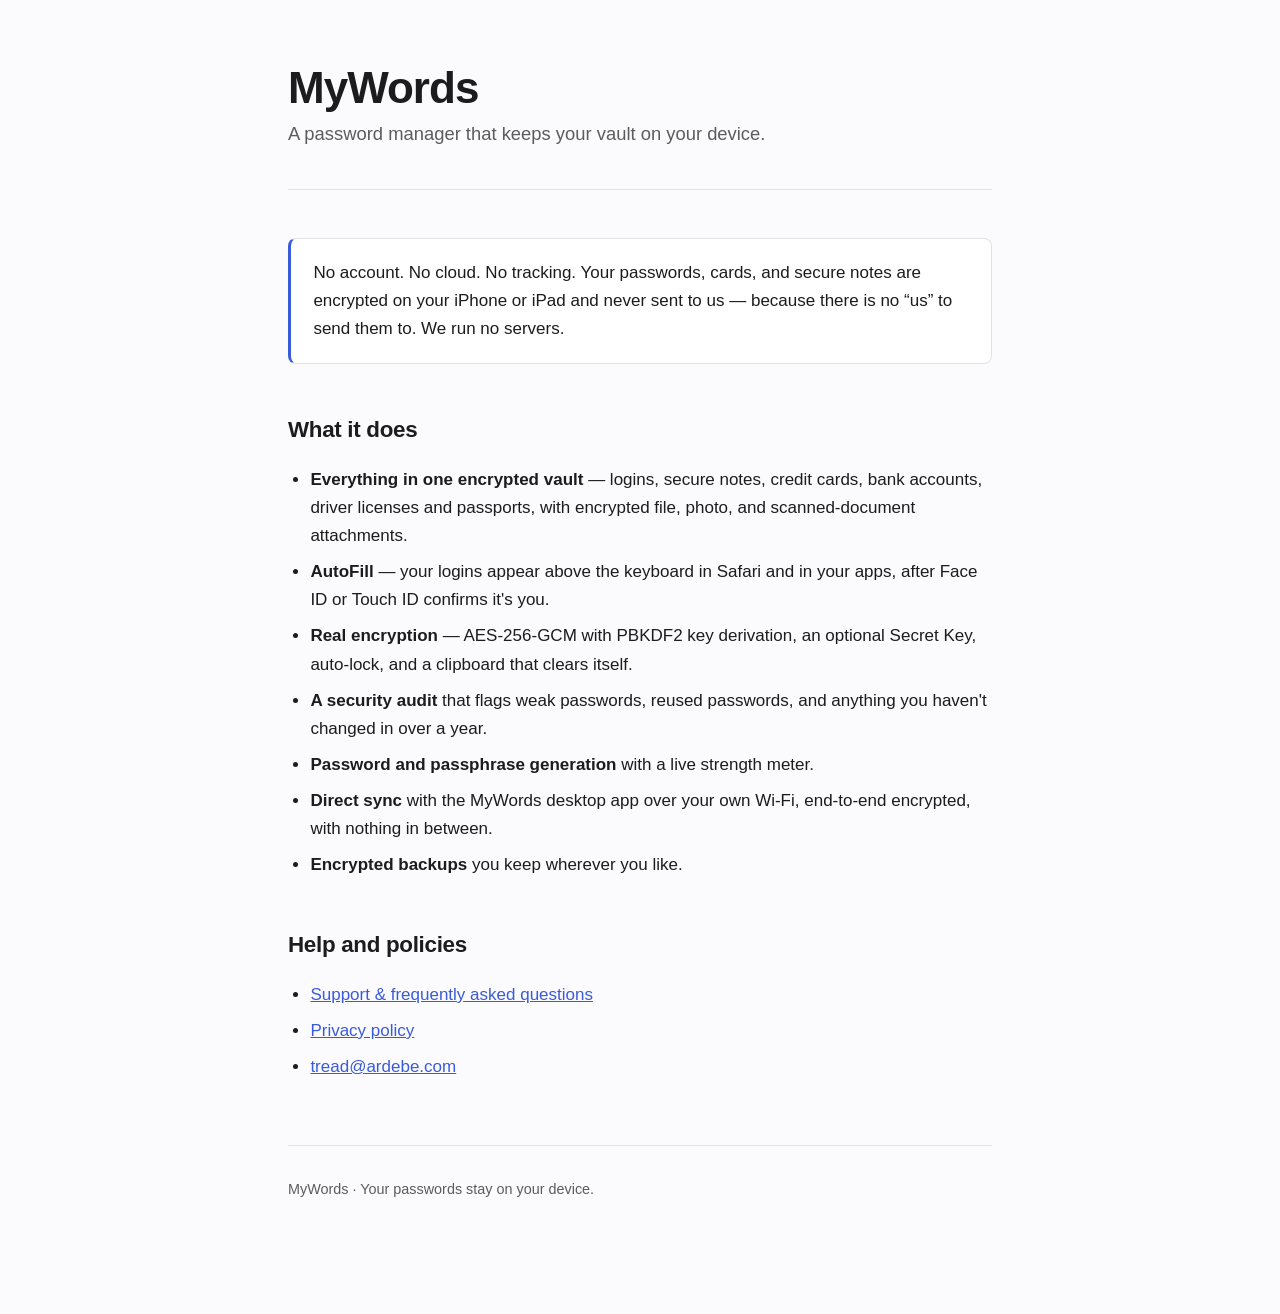
<file: index.html>
<!DOCTYPE html>
<html lang="en">
<head>
<meta charset="utf-8">
<meta name="viewport" content="width=device-width, initial-scale=1">
<title>MyWords — Offline password manager for iPhone and iPad</title>
<meta name="description" content="MyWords keeps every password, card and secure note encrypted on your device. No account, no cloud, no tracking.">
<link rel="stylesheet" href="style.css">
</head>
<body>
<div class="wrap">

<header class="masthead">
  <h1>MyWords</h1>
  <p class="tagline">A password manager that keeps your vault on your device.</p>
</header>

<div class="callout">
  <p>No account. No cloud. No tracking. Your passwords, cards, and secure notes are
  encrypted on your iPhone or iPad and never sent to us — because there is no
  &ldquo;us&rdquo; to send them to. We run no servers.</p>
</div>

<h2>What it does</h2>

<ul>
  <li><strong>Everything in one encrypted vault</strong> — logins, secure notes,
  credit cards, bank accounts, driver licenses and passports, with encrypted file,
  photo, and scanned-document attachments.</li>
  <li><strong>AutoFill</strong> — your logins appear above the keyboard in Safari
  and in your apps, after Face ID or Touch ID confirms it's you.</li>
  <li><strong>Real encryption</strong> — AES-256-GCM with PBKDF2 key derivation, an
  optional Secret Key, auto-lock, and a clipboard that clears itself.</li>
  <li><strong>A security audit</strong> that flags weak passwords, reused
  passwords, and anything you haven't changed in over a year.</li>
  <li><strong>Password and passphrase generation</strong> with a live strength
  meter.</li>
  <li><strong>Direct sync</strong> with the MyWords desktop app over your own
  Wi-Fi, end-to-end encrypted, with nothing in between.</li>
  <li><strong>Encrypted backups</strong> you keep wherever you like.</li>
</ul>

<h2>Help and policies</h2>

<ul>
  <li><a href="support.html">Support &amp; frequently asked questions</a></li>
  <li><a href="privacy.html">Privacy policy</a></li>
  <li><a href="mailto:tread@ardebe.com">tread@ardebe.com</a></li>
</ul>

<footer>
  <p>MyWords &middot; Your passwords stay on your device.</p>
</footer>

</div>
</body>
</html>
</file>
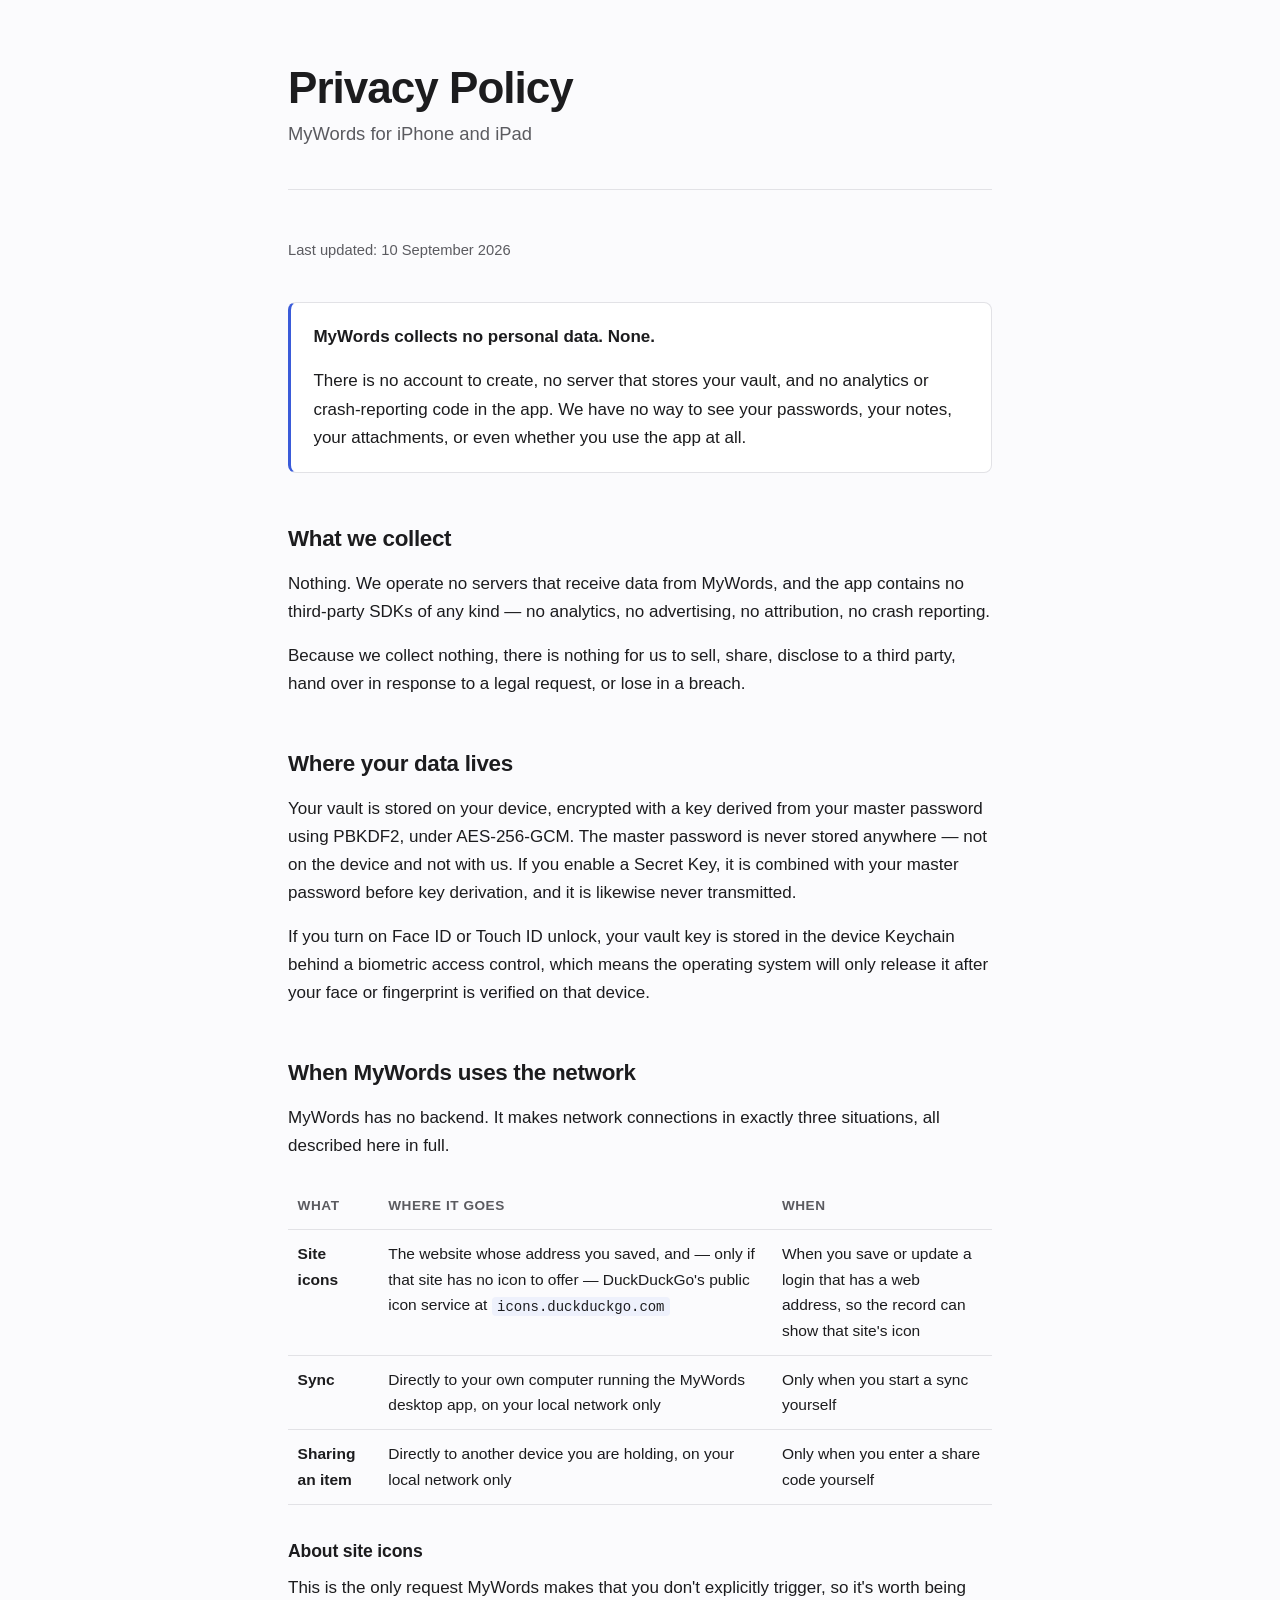
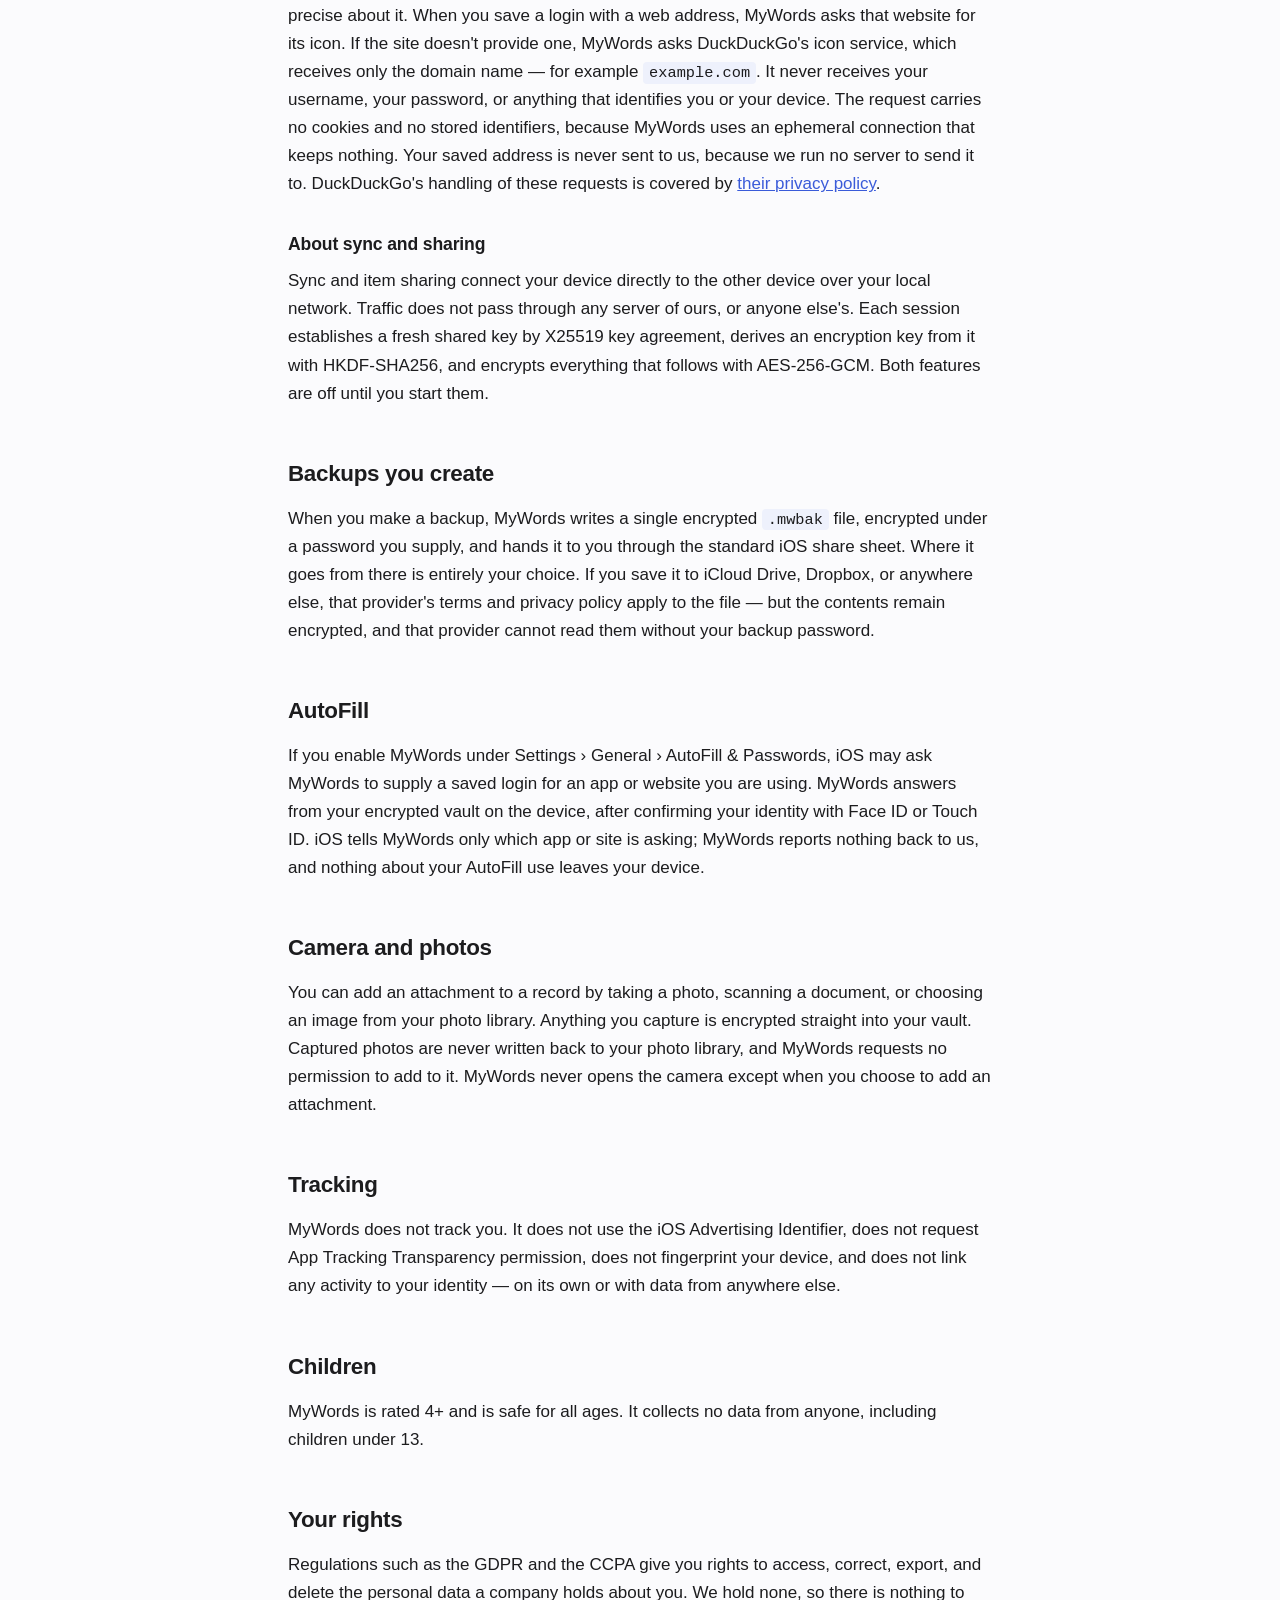
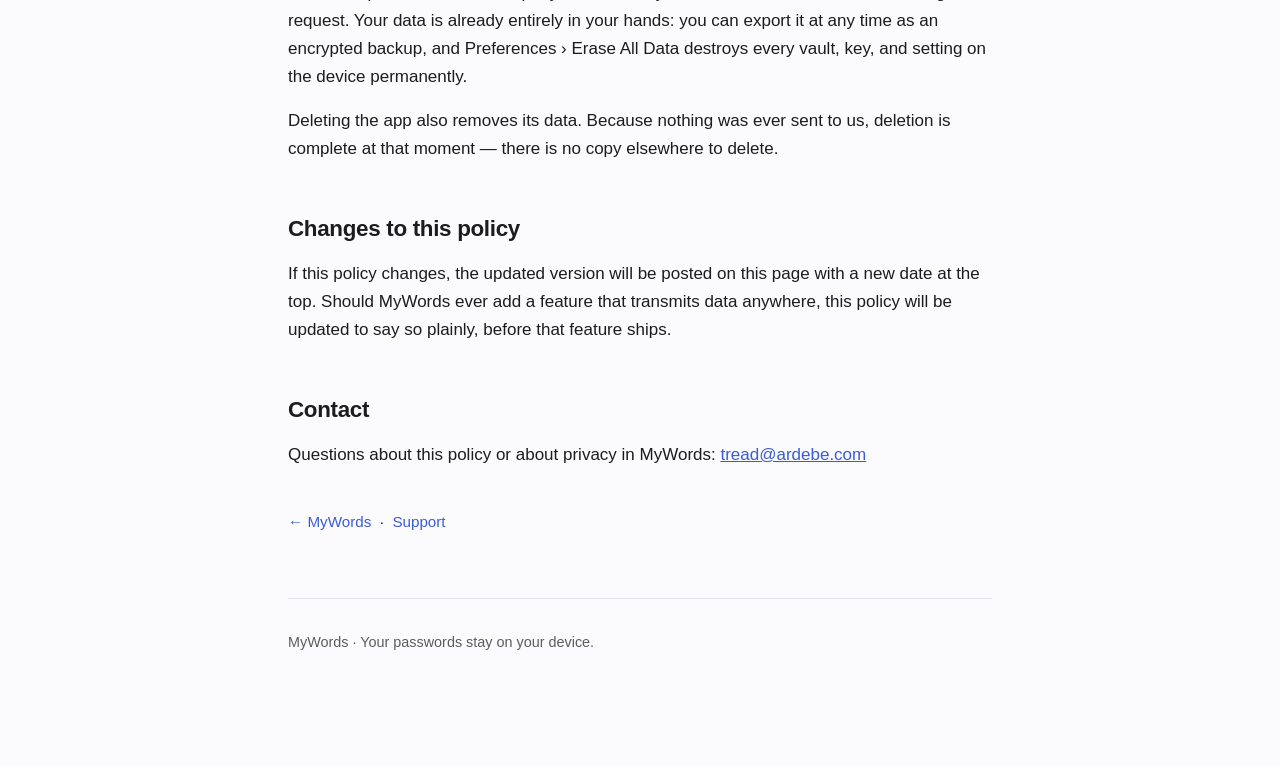
<file: privacy.html>
<!DOCTYPE html>
<html lang="en">
<head>
<meta charset="utf-8">
<meta name="viewport" content="width=device-width, initial-scale=1">
<title>Privacy Policy — MyWords</title>
<meta name="description" content="MyWords collects no data. Your vault is encrypted on your device and never sent to us.">
<link rel="stylesheet" href="style.css">
</head>
<body>
<div class="wrap">

<header class="masthead">
  <h1>Privacy Policy</h1>
  <p class="tagline">MyWords for iPhone and iPad</p>
</header>

<p class="updated">Last updated: 10 September 2026</p>

<div class="callout">
  <p><strong>MyWords collects no personal data. None.</strong></p>
  <p>There is no account to create, no server that stores your vault, and no
  analytics or crash-reporting code in the app. We have no way to see your
  passwords, your notes, your attachments, or even whether you use the app at
  all.</p>
</div>

<h2>What we collect</h2>

<p>Nothing. We operate no servers that receive data from MyWords, and the app
contains no third-party SDKs of any kind — no analytics, no advertising, no
attribution, no crash reporting.</p>

<p>Because we collect nothing, there is nothing for us to sell, share, disclose to
a third party, hand over in response to a legal request, or lose in a breach.</p>

<h2>Where your data lives</h2>

<p>Your vault is stored on your device, encrypted with a key derived from your
master password using PBKDF2, under AES-256-GCM. The master password is never
stored anywhere — not on the device and not with us. If you enable a Secret Key,
it is combined with your master password before key derivation, and it is likewise
never transmitted.</p>

<p>If you turn on Face ID or Touch ID unlock, your vault key is stored in the
device Keychain behind a biometric access control, which means the operating
system will only release it after your face or fingerprint is verified on that
device.</p>

<h2>When MyWords uses the network</h2>

<p>MyWords has no backend. It makes network connections in exactly three
situations, all described here in full.</p>

<table>
  <tr>
    <th>What</th>
    <th>Where it goes</th>
    <th>When</th>
  </tr>
  <tr>
    <td><strong>Site icons</strong></td>
    <td>The website whose address you saved, and — only if that site has no icon
    to offer — DuckDuckGo's public icon service at
    <code>icons.duckduckgo.com</code></td>
    <td>When you save or update a login that has a web address, so the record can
    show that site's icon</td>
  </tr>
  <tr>
    <td><strong>Sync</strong></td>
    <td>Directly to your own computer running the MyWords desktop app, on your
    local network only</td>
    <td>Only when you start a sync yourself</td>
  </tr>
  <tr>
    <td><strong>Sharing an item</strong></td>
    <td>Directly to another device you are holding, on your local network only</td>
    <td>Only when you enter a share code yourself</td>
  </tr>
</table>

<h3>About site icons</h3>

<p>This is the only request MyWords makes that you don't explicitly trigger, so
it's worth being precise about it. When you save a login with a web address,
MyWords asks that website for its icon. If the site doesn't provide one, MyWords
asks DuckDuckGo's icon service, which receives only the domain name — for example
<code>example.com</code>. It never receives your username, your password, or
anything that identifies you or your device. The request carries no cookies and no
stored identifiers, because MyWords uses an ephemeral connection that keeps
nothing. Your saved address is never sent to us, because we run no server to send
it to. DuckDuckGo's handling of these requests is covered by
<a href="https://duckduckgo.com/privacy">their privacy policy</a>.</p>

<h3>About sync and sharing</h3>

<p>Sync and item sharing connect your device directly to the other device over
your local network. Traffic does not pass through any server of ours, or anyone
else's. Each session establishes a fresh shared key by X25519 key agreement,
derives an encryption key from it with HKDF-SHA256, and encrypts everything that
follows with AES-256-GCM. Both features are off until you start them.</p>

<h2>Backups you create</h2>

<p>When you make a backup, MyWords writes a single encrypted <code>.mwbak</code>
file, encrypted under a password you supply, and hands it to you through the
standard iOS share sheet. Where it goes from there is entirely your choice. If you
save it to iCloud Drive, Dropbox, or anywhere else, that provider's terms and
privacy policy apply to the file — but the contents remain encrypted, and that
provider cannot read them without your backup password.</p>

<h2>AutoFill</h2>

<p>If you enable MyWords under Settings › General › AutoFill &amp; Passwords, iOS
may ask MyWords to supply a saved login for an app or website you are using.
MyWords answers from your encrypted vault on the device, after confirming your
identity with Face ID or Touch ID. iOS tells MyWords only which app or site is
asking; MyWords reports nothing back to us, and nothing about your AutoFill use
leaves your device.</p>

<h2>Camera and photos</h2>

<p>You can add an attachment to a record by taking a photo, scanning a document,
or choosing an image from your photo library. Anything you capture is encrypted
straight into your vault. Captured photos are never written back to your photo
library, and MyWords requests no permission to add to it. MyWords never opens the
camera except when you choose to add an attachment.</p>

<h2>Tracking</h2>

<p>MyWords does not track you. It does not use the iOS Advertising Identifier, does
not request App Tracking Transparency permission, does not fingerprint your device,
and does not link any activity to your identity — on its own or with data from
anywhere else.</p>

<h2>Children</h2>

<p>MyWords is rated 4+ and is safe for all ages. It collects no data from anyone,
including children under 13.</p>

<h2>Your rights</h2>

<p>Regulations such as the GDPR and the CCPA give you rights to access, correct,
export, and delete the personal data a company holds about you. We hold none, so
there is nothing to request. Your data is already entirely in your hands: you can
export it at any time as an encrypted backup, and Preferences › Erase All Data
destroys every vault, key, and setting on the device permanently.</p>

<p>Deleting the app also removes its data. Because nothing was ever sent to us,
deletion is complete at that moment — there is no copy elsewhere to delete.</p>

<h2>Changes to this policy</h2>

<p>If this policy changes, the updated version will be posted on this page with a
new date at the top. Should MyWords ever add a feature that transmits data
anywhere, this policy will be updated to say so plainly, before that feature
ships.</p>

<h2>Contact</h2>

<p>Questions about this policy or about privacy in MyWords:
<a href="mailto:tread@ardebe.com">tread@ardebe.com</a></p>

<nav class="crumbs">
  <a href="index.html">&larr; MyWords</a> &nbsp;·&nbsp;
  <a href="support.html">Support</a>
</nav>

<footer>
  <p>MyWords &middot; Your passwords stay on your device.</p>
</footer>

</div>
</body>
</html>
</file>
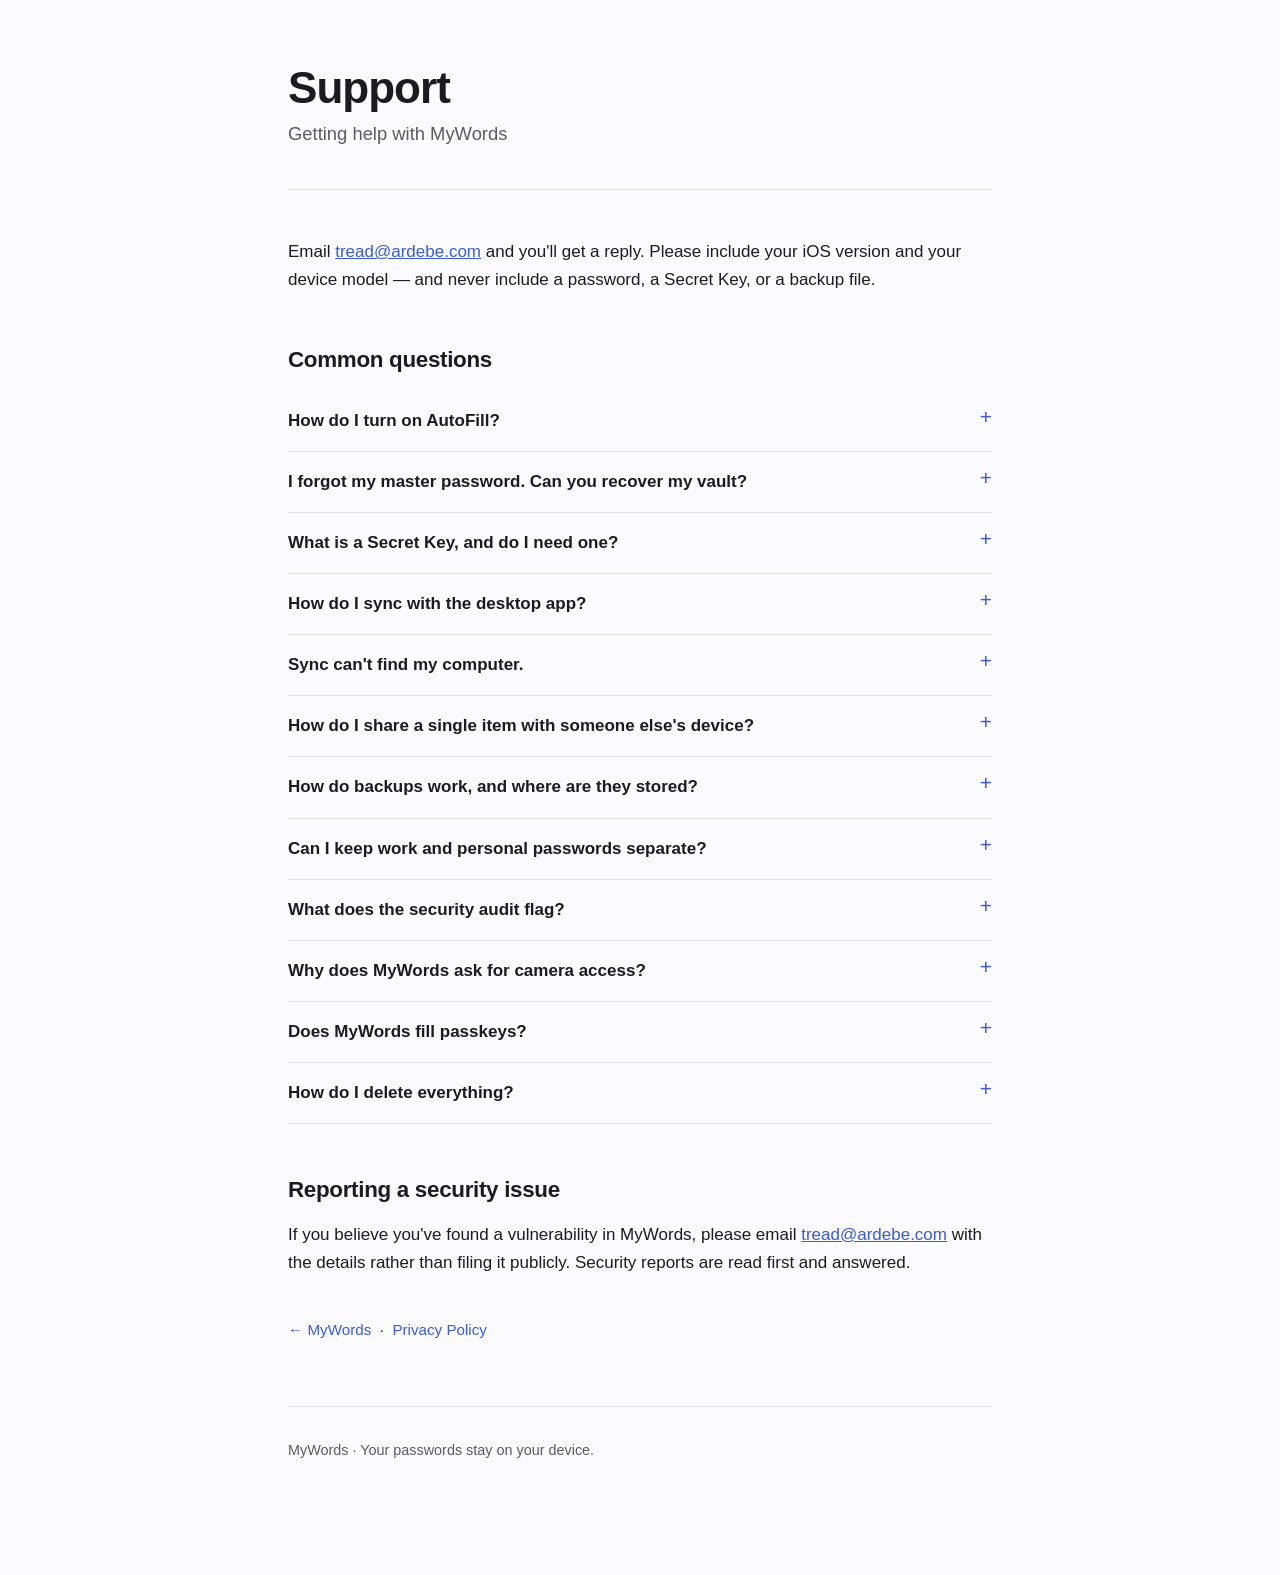
<file: support.html>
<!DOCTYPE html>
<html lang="en">
<head>
<meta charset="utf-8">
<meta name="viewport" content="width=device-width, initial-scale=1">
<title>Support — MyWords</title>
<meta name="description" content="Help with MyWords: AutoFill setup, sync, backups, and recovering a vault.">
<link rel="stylesheet" href="style.css">
</head>
<body>
<div class="wrap">

<header class="masthead">
  <h1>Support</h1>
  <p class="tagline">Getting help with MyWords</p>
</header>

<p>Email <a href="mailto:tread@ardebe.com">tread@ardebe.com</a> and you'll get
a reply. Please include your iOS version and your device model — and never include
a password, a Secret Key, or a backup file.</p>

<h2>Common questions</h2>

<details>
  <summary>How do I turn on AutoFill?</summary>
  <p>Open the iOS <strong>Settings</strong> app, then go to <strong>General ›
  AutoFill &amp; Passwords</strong>. Turn on <strong>AutoFill Passwords and
  Passkeys</strong>, then enable <strong>MyWords</strong> in the list of
  providers.</p>
  <p>Your saved logins will then appear above the keyboard when you tap a sign-in
  field in Safari or in an app. Face ID or Touch ID confirms it's you before
  anything is filled.</p>
  <p>Two things to know: a login only appears for a site if you saved a web address
  on that record, and you need to unlock MyWords at least once after installing so
  it can hand your logins to the system index.</p>
</details>

<details>
  <summary>I forgot my master password. Can you recover my vault?</summary>
  <p>No — and this is by design, not a limitation we could lift if we wanted to.
  Your master password is the key to your vault. It is never stored on the device
  and never sent to us, so there is no copy of it anywhere and no back door in the
  encryption. Nobody, including us, can open your vault without it.</p>
  <p>If you have an encrypted backup and remember its backup password, restore from
  that. Otherwise the data cannot be recovered, and your only path forward is
  Preferences › Erase All Data to start fresh.</p>
</details>

<details>
  <summary>What is a Secret Key, and do I need one?</summary>
  <p>A Secret Key is a second, long, randomly generated secret that gets combined
  with your master password before your vault key is derived. Its purpose is that
  your master password alone becomes useless: someone who learns or guesses it
  still cannot open your vault on a new device without also having the Secret
  Key.</p>
  <p>The trade-off is that you must store the Secret Key somewhere safe and
  separate — a printed copy, or a password manager on another device. Lose it and
  your vault is unrecoverable even with the correct master password. It's a real
  security gain for anyone comfortable with that responsibility, and optional for
  everyone else.</p>
</details>

<details>
  <summary>How do I sync with the desktop app?</summary>
  <p>Both devices must be on the same Wi-Fi network, and the desktop app must be
  running with its vault unlocked.</p>
  <p>In MyWords on iPhone or iPad, open <strong>Sync</strong>, and your computer
  will appear once it's discovered. Pair the vault you want to sync with the vault
  on the desktop side, then start the sync. The two devices talk directly to each
  other, end-to-end encrypted — nothing passes through a server.</p>
  <p>The first time you sync, iOS will ask for permission to find devices on your
  local network. Sync cannot work without it. If you declined, you can re-enable it
  under Settings › MyWords › Local Network.</p>
</details>

<details>
  <summary>Sync can't find my computer.</summary>
  <p>Working through these in order resolves nearly every case:</p>
  <ul>
    <li>Confirm both devices are on the <strong>same</strong> Wi-Fi network — not
    one on Wi-Fi and one on a guest network or wired to a different subnet.</li>
    <li>Check that <strong>Local Network</strong> is enabled for MyWords in
    Settings › MyWords.</li>
    <li>Make sure the desktop app is open and its vault is unlocked.</li>
    <li>Turn off any VPN on either device — a VPN usually blocks the local
    discovery MyWords relies on.</li>
    <li>On networks with client isolation enabled (common in hotels, offices, and
    student housing), devices cannot see each other at all. Use a personal hotspot
    or a home network instead.</li>
  </ul>
</details>

<details>
  <summary>How do I share a single item with someone else's device?</summary>
  <p>On the device sending, select the item or items and choose <strong>Share
  Items</strong>. A short-lived share code appears. On the receiving device, open
  <strong>Receive Items</strong> and enter that code.</p>
  <p>Both devices must be on the same Wi-Fi network. The transfer is end-to-end
  encrypted and goes directly between the two devices. The code expires as soon as
  you leave the screen, so it can't be reused later.</p>
</details>

<details>
  <summary>How do backups work, and where are they stored?</summary>
  <p>Open <strong>Backups</strong> and create one. MyWords writes a single
  encrypted <code>.mwbak</code> file, encrypted under a password you choose, and
  offers it through the standard iOS share sheet — save it to Files, iCloud Drive,
  or anywhere else you like.</p>
  <p>Keep the backup password somewhere separate from the backup itself. Without
  it, the file cannot be restored by anyone, including us.</p>
</details>

<details>
  <summary>Can I keep work and personal passwords separate?</summary>
  <p>Yes. Create as many vaults as you like from the vault menu. You can give any
  additional vault its own password, in which case it stays locked even while the
  rest of the app is open — and you can deactivate a vault to hide its contents
  entirely until you need it.</p>
</details>

<details>
  <summary>What does the security audit flag?</summary>
  <p>Four things: passwords that are weak, passwords you've used on more than one
  record, passwords you haven't changed in one to three years, and passwords you
  haven't changed in over three years. Every check runs entirely on your device
  against your decrypted vault — no password, and no hash of one, is ever sent
  anywhere.</p>
</details>

<details>
  <summary>Why does MyWords ask for camera access?</summary>
  <p>Only so you can photograph or scan a document straight into an encrypted
  attachment. It's used at the moment you choose to add one and never otherwise.
  Captures go into your vault encrypted and are never saved to your photo
  library.</p>
</details>

<details>
  <summary>Does MyWords fill passkeys?</summary>
  <p>Not in this version. MyWords fills saved passwords. If you rely on passkeys,
  keep using iCloud Keychain or another provider alongside MyWords — iOS allows
  more than one AutoFill provider to be enabled at the same time.</p>
</details>

<details>
  <summary>How do I delete everything?</summary>
  <p>Preferences › <strong>Erase All Data</strong> permanently destroys every
  vault, every key, and every setting on the device. It cannot be undone, so export
  a backup first if there's any chance you'll want the data later. Deleting the app
  removes its data too.</p>
</details>

<h2>Reporting a security issue</h2>

<p>If you believe you've found a vulnerability in MyWords, please email
<a href="mailto:tread@ardebe.com">tread@ardebe.com</a> with the details rather
than filing it publicly. Security reports are read first and answered.</p>

<nav class="crumbs">
  <a href="index.html">&larr; MyWords</a> &nbsp;·&nbsp;
  <a href="privacy.html">Privacy Policy</a>
</nav>

<footer>
  <p>MyWords &middot; Your passwords stay on your device.</p>
</footer>

</div>
</body>
</html>
</file>
<file: style.css>
/* MyWords support site — one stylesheet, no build step, no external requests.
   Deliberately self-contained: the privacy policy of a password manager should
   not itself load a font or a stylesheet from a third-party CDN. */

:root {
  --ink: #1c1c1e;
  --ink-soft: #5b5b60;
  --rule: #e2e2e6;
  --bg: #fbfbfd;
  --card: #ffffff;
  --accent: #3a5bd9;
  --accent-soft: #eef1fc;
}

@media (prefers-color-scheme: dark) {
  :root {
    --ink: #f2f2f7;
    --ink-soft: #a0a0a8;
    --rule: #33333a;
    --bg: #131316;
    --card: #1c1c20;
    --accent: #8ea4ff;
    --accent-soft: #202436;
  }
}

* { box-sizing: border-box; }

html { -webkit-text-size-adjust: 100%; }

body {
  margin: 0;
  padding: 0 1.5rem 6rem;
  background: var(--bg);
  color: var(--ink);
  font: 17px/1.65 -apple-system, BlinkMacSystemFont, "Segoe UI", Roboto,
        "Helvetica Neue", Arial, sans-serif;
  -webkit-font-smoothing: antialiased;
}

.wrap { max-width: 44rem; margin: 0 auto; }

/* ---- masthead ---- */

header.masthead {
  padding: 4rem 0 2.5rem;
  border-bottom: 1px solid var(--rule);
  margin-bottom: 3rem;
}

.masthead h1 {
  margin: 0 0 0.4rem;
  font-size: clamp(2rem, 6vw, 2.75rem);
  letter-spacing: -0.022em;
  line-height: 1.1;
}

.masthead p.tagline {
  margin: 0;
  color: var(--ink-soft);
  font-size: 1.15rem;
}

nav.crumbs {
  padding: 1.5rem 0 0;
  font-size: 0.95rem;
}

nav.crumbs a { color: var(--accent); text-decoration: none; }
nav.crumbs a:hover { text-decoration: underline; }

/* ---- prose ---- */

h2 {
  margin: 3rem 0 0.75rem;
  font-size: 1.4rem;
  letter-spacing: -0.014em;
}

h3 {
  margin: 2rem 0 0.5rem;
  font-size: 1.1rem;
  letter-spacing: -0.008em;
}

p, li { margin: 0 0 1rem; }

ul, ol { padding-left: 1.4rem; }

li { margin-bottom: 0.5rem; }

a { color: var(--accent); }

strong { font-weight: 600; }

code {
  background: var(--accent-soft);
  padding: 0.12em 0.38em;
  border-radius: 4px;
  font-size: 0.9em;
  font-family: ui-monospace, SFMono-Regular, Menlo, monospace;
}

.updated {
  color: var(--ink-soft);
  font-size: 0.92rem;
  margin-bottom: 2.5rem;
}

/* ---- callout: the one claim that matters most ---- */

.callout {
  background: var(--card);
  border: 1px solid var(--rule);
  border-left: 3px solid var(--accent);
  border-radius: 8px;
  padding: 1.25rem 1.4rem;
  margin: 2rem 0;
}

.callout p:last-child { margin-bottom: 0; }

/* ---- summary table ---- */

table {
  width: 100%;
  border-collapse: collapse;
  margin: 1.5rem 0 2rem;
  font-size: 0.97rem;
}

th, td {
  text-align: left;
  padding: 0.7rem 0.6rem;
  border-bottom: 1px solid var(--rule);
  vertical-align: top;
}

th {
  font-weight: 600;
  color: var(--ink-soft);
  font-size: 0.85rem;
  text-transform: uppercase;
  letter-spacing: 0.04em;
}

/* ---- FAQ ---- */

details {
  border-bottom: 1px solid var(--rule);
  padding: 1rem 0;
}

summary {
  cursor: pointer;
  font-weight: 600;
  list-style: none;
  display: flex;
  justify-content: space-between;
  gap: 1rem;
}

summary::-webkit-details-marker { display: none; }

summary::after {
  content: "+";
  color: var(--accent);
  font-weight: 400;
  font-size: 1.3rem;
  line-height: 1;
  flex-shrink: 0;
}

details[open] summary::after { content: "\2013"; }

details > *:not(summary) { margin-top: 0.85rem; }

details p:last-child { margin-bottom: 0; }

footer {
  margin-top: 4rem;
  padding-top: 2rem;
  border-top: 1px solid var(--rule);
  color: var(--ink-soft);
  font-size: 0.9rem;
}
</file>
